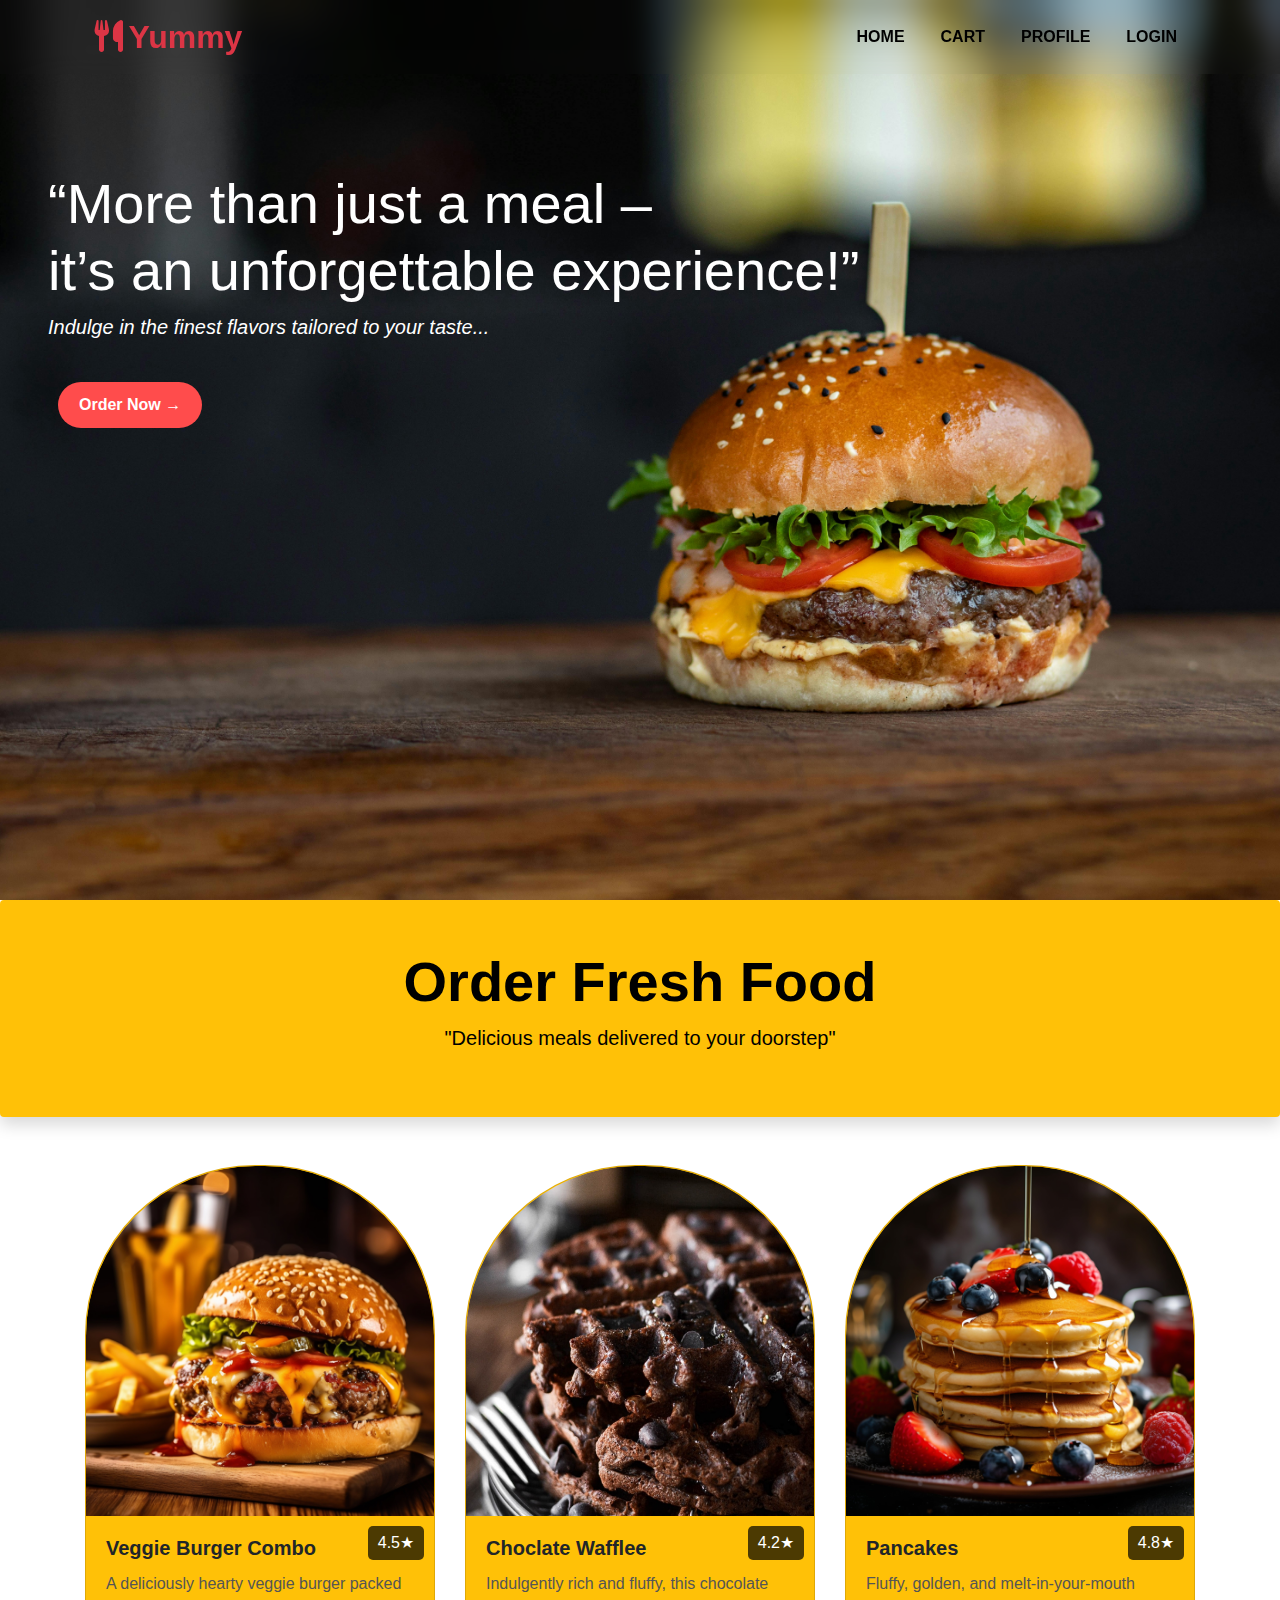
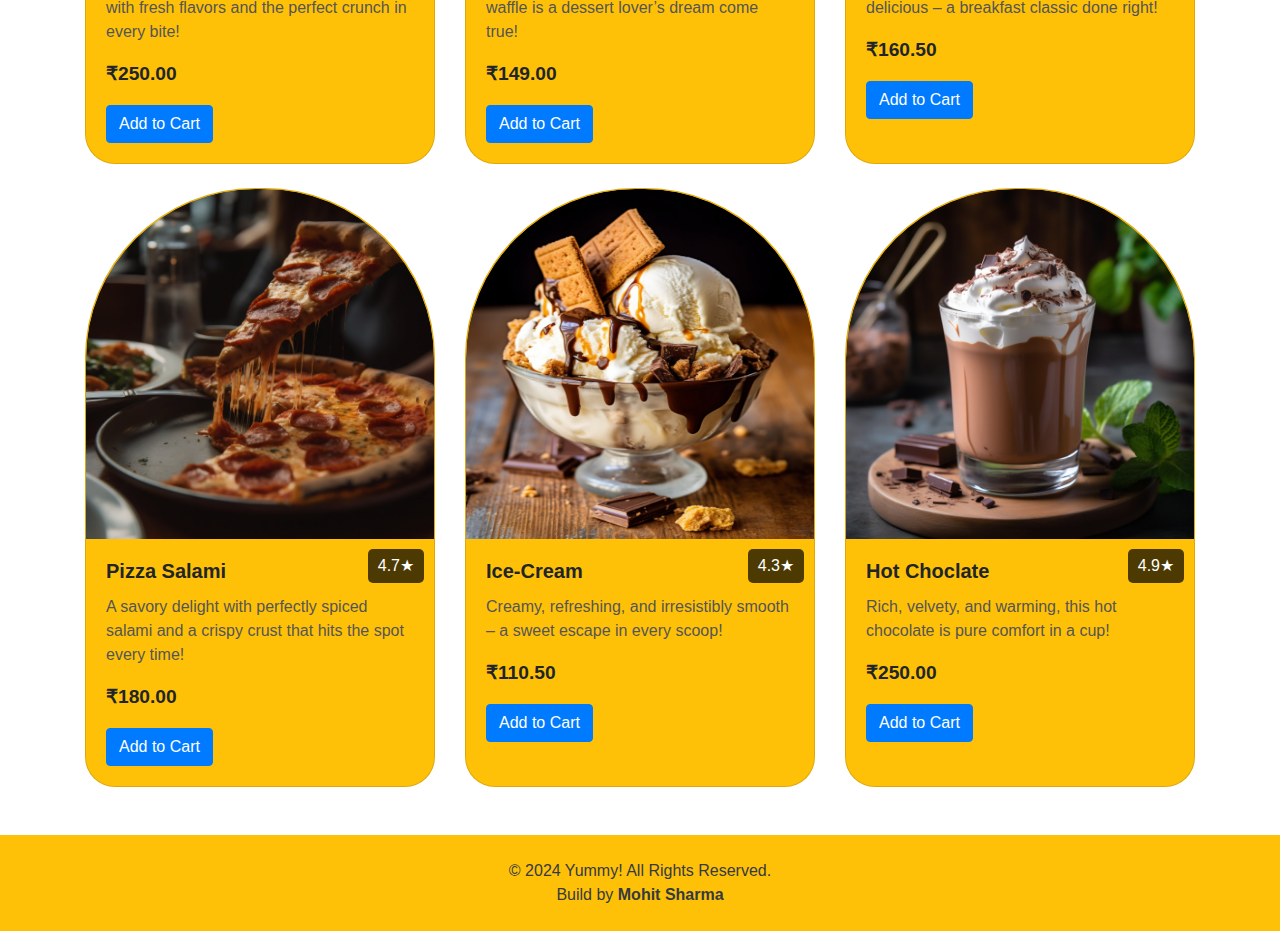
<file: index.html>
<!DOCTYPE html>
<html lang="en">
<head>
    <meta charset="UTF-8">
    <meta name="viewport" content="width=device-width, initial-scale=1.0">
    <link href="https://cdnjs.cloudflare.com/ajax/libs/bootstrap/5.3.0/css/bootstrap.min.css" rel="stylesheet">
    <link rel="stylesheet" href="https://cdnjs.cloudflare.com/ajax/libs/font-awesome/6.0.0-beta3/css/all.min.css">
    <link rel="stylesheet" href="https://maxcdn.bootstrapcdn.com/bootstrap/4.5.2/css/bootstrap.min.css">
    <link href="https://stackpath.bootstrapcdn.com/bootstrap/4.5.2/css/bootstrap.min.css" rel="stylesheet">
    <link href="style.css" rel="stylesheet">
    <title>Yummy</title>
</head>
<body>

  <div class="bg-image">
    <nav class="navbar navbar-expand-lg navbar-light">
      <div class="container">
        <a class="navbar-brand mr-0" href="index.html">
          <i class="fas fa-utensils text-danger logo-icon fs-2"></i>
          <b class="text-danger logo-text fs-2">Yummy</b>
        </a>

        <button class="navbar-toggler" type="button" data-bs-toggle="collapse" data-bs-target="#navbarNav" aria-controls="navbarNav" aria-expanded="false" aria-label="Toggle navigation">
          <span class="navbar-toggler-icon"></span>
        </button>

        <div class="collapse navbar-collapse" id="navbarNav">
          <ul class="navbar-nav ml-auto">
            <li class="nav-item">
              <a class="nav-link text-white" href="#">HOME</a>
            </li>
            <li class="nav-item">
              <a class="nav-link text-white" href="#">CART</a>
            </li>
            <li class="nav-item">
              <a class="nav-link text-white" href="#">PROFILE</a>
            </li>
            <li class="nav-item">
              <a class="nav-link text-white" href="SignUpPage/signup.html">LOGIN</a>
            </li>
          </ul>
        </div>
      </div>
    </nav>

    <div class="container-fluid d-flex flex-column align-items-start ps-5 py-5 h-100 w-100 mt-5">
      <h1 class="display-4 text-break text-white text-md-start">“More than just a meal – <br> it’s an unforgettable experience!”</h1>
      <p class="lead text-white text-md-start"><i>Indulge in the finest flavors tailored to your taste...</i></p>
      <div class="mt-4">
        <a href="#nextpage">
          <button class="btn btn-order-now">Order Now &rarr;</button>
        </a>
      </div>
    </div>
  </div>

  
  <div class="text-center p-5 rounded bg-warning text-black shadow" id="nextpage">
    <h1 class="display-4 fw-bold">Order Fresh Food</h1>
    <p class="lead">"Delicious meals delivered to your doorstep"</p>
  </div>

  <div class="container my-5">
    <div class="row row-cols-1 row-cols-md-3 g-4">
      <!-- Card 1 -->
      <div class="col">
        <div class="card bg-warning h-100">
          <img src="assets/Burger.jpg" class="card-img-top" alt="Veggie B">
          <div class="card-body">
            <span class="rating">4.5★</span>
            <h5 class="card-title font-weight-bold">Veggie Burger Combo</h5>
            <p class="card-description">A deliciously hearty veggie burger packed with fresh flavors and the perfect crunch in every bite!</p>
            <p class="card-price">&#8377;250.00</p>
            <button class="btn btn-primary">Add to Cart</button>
          </div>
        </div>
      </div>
      <!-- Card 2 -->
      <div class="col">
        <div class="card bg-warning h-100">
          <img src="assets/Wafflee.jpg" class="card-img-top" alt="Dish 2">
          <div class="card-body">
            <span class="rating">4.2★</span>
            <h5 class="card-title font-weight-bold">Choclate Wafflee</h5>
            <p class="card-description">Indulgently rich and fluffy, this chocolate waffle is a dessert lover’s dream come true!</p>
            <p class="card-price">&#8377;149.00</p>
            <button class="btn btn-primary">Add to Cart</button>
          </div>
        </div>
      </div>
      <!-- Card 3 -->
      <div class="col">
        <div class="card bg-warning h-100">
          <img src="assets/Pancakes.jpg" class="card-img-top" alt="Dish 3">
          <div class="card-body">
            <span class="rating">4.8★</span>
            <h5 class="card-title font-weight-bold">Pancakes</h5>
            <p class="card-description">Fluffy, golden, and melt-in-your-mouth delicious – a breakfast classic done right!</p>
            <p class="card-price">&#8377;160.50</p>
            <button class="btn btn-primary">Add to Cart</button>
          </div>
        </div>
      </div>
      <!-- Card 4 -->
      <div class="col">
        <div class="card bg-warning h-100">
          <img src="assets/pizza-salami.jpg" class="card-img-top" alt="Dish 4">
          <div class="card-body">
            <span class="rating">4.7★</span>
            <h5 class="card-title font-weight-bold">Pizza Salami</h5>
            <p class="card-description">A savory delight with perfectly spiced salami and a crispy crust that hits the spot every time!</p>
            <p class="card-price">&#8377;180.00</p>
            <button class="btn btn-primary">Add to Cart</button>
          </div>
        </div>
      </div>
      <!-- Card 5 -->
      <div class="col">
        <div class="card bg-warning h-100">
          <img src="assets/Ice_cream.jpg" class="card-img-top" alt="Dish 5">
          <div class="card-body">
            <span class="rating">4.3★</span>
            <h5 class="card-title font-weight-bold">Ice-Cream</h5>
            <p class="card-description">Creamy, refreshing, and irresistibly smooth – a sweet escape in every scoop!</p>
            <p class="card-price">&#8377;110.50</p>
            <button class="btn btn-primary">Add to Cart</button>
          </div>
        </div>
      </div>
      <!-- Card 6 -->
      <div class="col">
        <div class="card bg-warning h-100">
          <img src="assets/hot_chocolate.jpg" class="card-img-top" alt="Dish 6">
          <div class="card-body">
            <span class="rating">4.9★</span>
            <h5 class="card-title font-weight-bold">Hot Choclate</h5>
            <p class="card-description">Rich, velvety, and warming, this hot chocolate is pure comfort in a cup!</p>
            <p class="card-price">&#8377;250.00</p>
            <button class="btn btn-primary">Add to Cart</button>
          </div>
        </div>
      </div>
    </div>
  </div>

  <footer class="bg-warning text-center text-dark p-4 mt-5">
    <div class="container">
      <p class="mb-0">© 2024 Yummy! All Rights Reserved.</p>
      <p class="mb-0">Build by <b>Mohit Sharma</b></p>
    </div>
  </footer>

  <script src="https://cdn.jsdelivr.net/npm/bootstrap@5.3.0-alpha1/dist/js/bootstrap.min.js"></script>

</body>
</html>
</file>
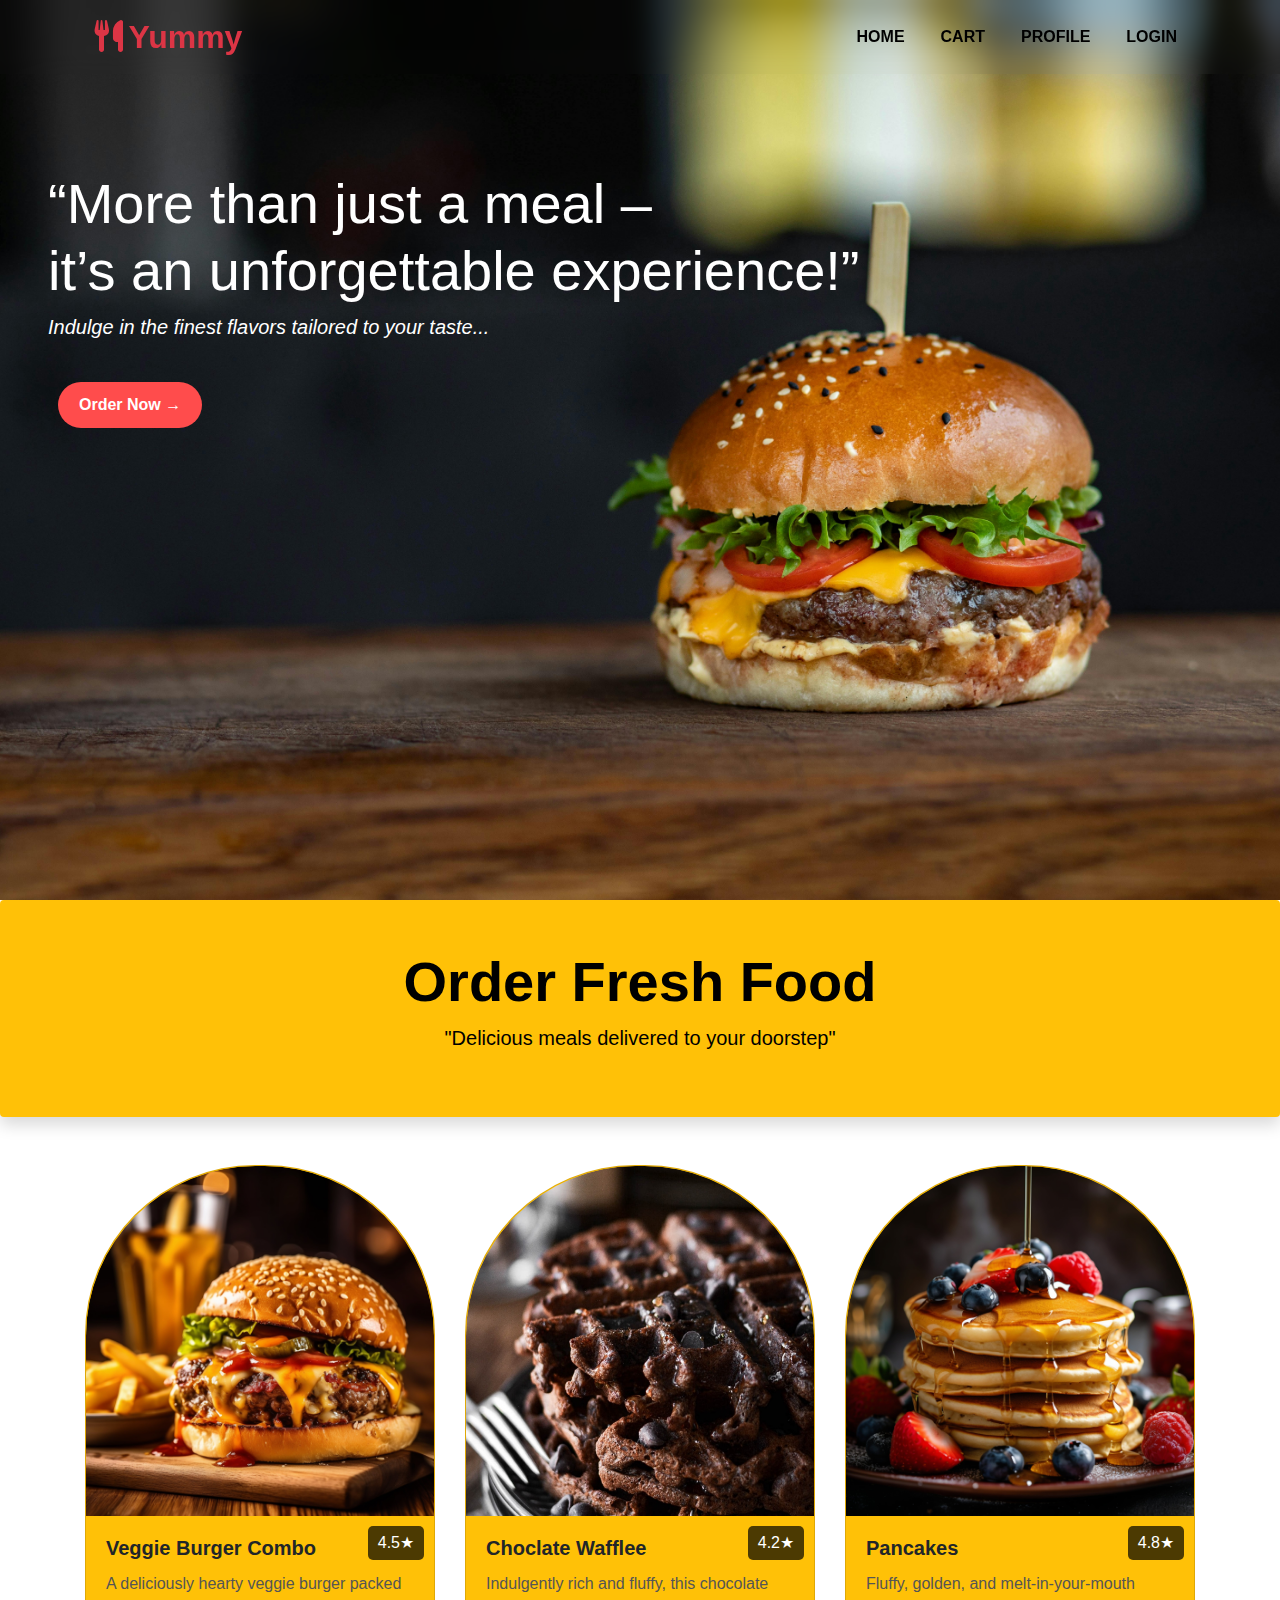
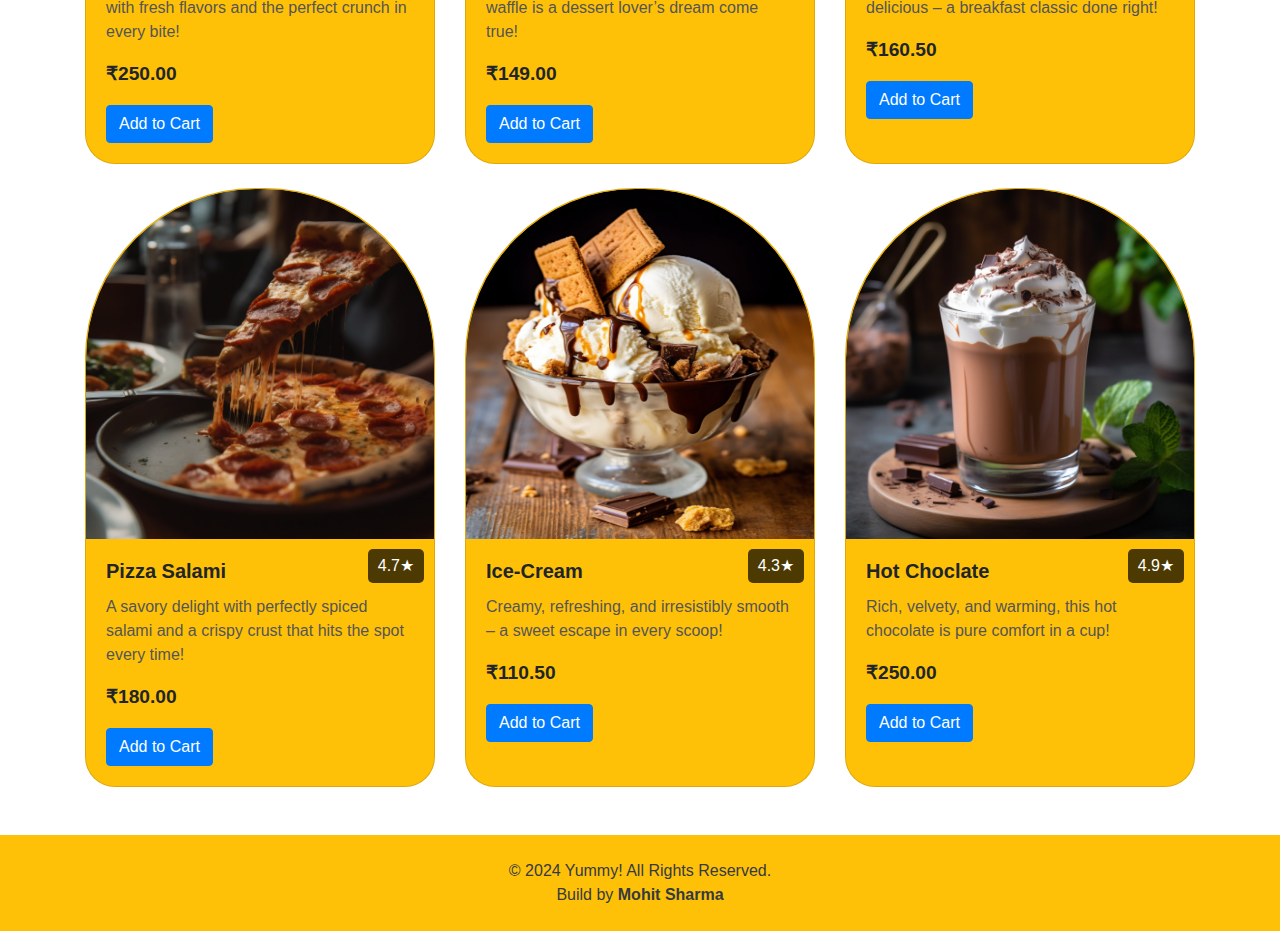
<file: Homepage/index.html>
<!DOCTYPE html>
<html lang="en">
<head>
    <meta charset="UTF-8">
    <meta name="viewport" content="width=device-width, initial-scale=1.0">
    <link href="https://cdnjs.cloudflare.com/ajax/libs/bootstrap/5.3.0/css/bootstrap.min.css" rel="stylesheet">
    <link rel="stylesheet" href="https://cdnjs.cloudflare.com/ajax/libs/font-awesome/6.0.0-beta3/css/all.min.css">
    <link rel="stylesheet" href="https://maxcdn.bootstrapcdn.com/bootstrap/4.5.2/css/bootstrap.min.css">
    <link href="https://stackpath.bootstrapcdn.com/bootstrap/4.5.2/css/bootstrap.min.css" rel="stylesheet">
    <link href="style.css" rel="stylesheet">
    <title>Yummy</title>
</head>
<body>

  <div class="bg-image">
    <nav class="navbar navbar-expand-lg navbar-light">
      <div class="container">
        <a class="navbar-brand mr-0" href="index.html">
          <i class="fas fa-utensils text-danger logo-icon fs-2"></i>
          <b class="text-danger logo-text fs-2">Yummy</b>
        </a>

        <button class="navbar-toggler" type="button" data-toggle="collapse" data-target="#navbarNav" aria-controls="navbarNav" aria-expanded="false" aria-label="Toggle navigation">
          <span class="navbar-toggler-icon"></span>
        </button>

        <div class="collapse navbar-collapse" id="navbarNav">
          <ul class="navbar-nav ml-auto">
            <li class="nav-item">
              <a class="nav-link text-black" href="#">HOME</a>
            </li>
            <li class="nav-item">
              <a class="nav-link text-black" href="#">CART</a>
            </li>
            <li class="nav-item">
              <a class="nav-link text-black" href="#">PROFILE</a>
            </li>
            <li class="nav-item">
              <a class="nav-link text-black" href="../SignUpPage/index.html">LOGIN</a>
            </li>
          </ul>
        </div>
      </div>
    </nav>

    <div class="container-fluid d-flex flex-column align-items-start ps-5 py-5 h-100 w-100 mt-5">
      <h1 class="display-4 text-white text-md-start">“More than just a meal – <br> it’s an unforgettable experience!”</h1>
      <p class="lead text-white text-md-start"><i>Indulge in the finest flavors tailored to your taste...</i></p>
      <div class="mt-4">
        <a href="#nextpage">
          <button class="btn btn-order-now">Order Now &rarr;</button>
        </a>
      </div>
    </div>
  </div>

  
  <div class="text-center p-5 rounded bg-warning text-black shadow" id="nextpage">
    <h1 class="display-4 fw-bold">Order Fresh Food</h1>
    <p class="lead">"Delicious meals delivered to your doorstep"</p>
  </div>

  <div class="container my-5">
    <div class="row row-cols-1 row-cols-md-3 g-4">
      <!-- Card 1 -->
      <div class="col">
        <div class="card bg-warning h-100">
          <img src="assets/Burger.jpg" class="card-img-top" alt="Veggie B">
          <div class="card-body">
            <span class="rating">4.5★</span>
            <h5 class="card-title font-weight-bold">Veggie Burger Combo</h5>
            <p class="card-description">A deliciously hearty veggie burger packed with fresh flavors and the perfect crunch in every bite!</p>
            <p class="card-price">&#8377;250.00</p>
            <button class="btn btn-primary">Add to Cart</button>
          </div>
        </div>
      </div>
      <!-- Card 2 -->
      <div class="col">
        <div class="card bg-warning h-100">
          <img src="assets/Wafflee.jpg" class="card-img-top" alt="Dish 2">
          <div class="card-body">
            <span class="rating">4.2★</span>
            <h5 class="card-title font-weight-bold">Choclate Wafflee</h5>
            <p class="card-description">Indulgently rich and fluffy, this chocolate waffle is a dessert lover’s dream come true!</p>
            <p class="card-price">&#8377;149.00</p>
            <button class="btn btn-primary">Add to Cart</button>
          </div>
        </div>
      </div>
      <!-- Card 3 -->
      <div class="col">
        <div class="card bg-warning h-100">
          <img src="assets/Pancakes.jpg" class="card-img-top" alt="Dish 3">
          <div class="card-body">
            <span class="rating">4.8★</span>
            <h5 class="card-title font-weight-bold">Pancakes</h5>
            <p class="card-description">Fluffy, golden, and melt-in-your-mouth delicious – a breakfast classic done right!</p>
            <p class="card-price">&#8377;160.50</p>
            <button class="btn btn-primary">Add to Cart</button>
          </div>
        </div>
      </div>
      <!-- Card 4 -->
      <div class="col">
        <div class="card bg-warning h-100">
          <img src="assets/pizza-salami.jpg" class="card-img-top" alt="Dish 4">
          <div class="card-body">
            <span class="rating">4.7★</span>
            <h5 class="card-title font-weight-bold">Pizza Salami</h5>
            <p class="card-description">A savory delight with perfectly spiced salami and a crispy crust that hits the spot every time!</p>
            <p class="card-price">&#8377;180.00</p>
            <button class="btn btn-primary">Add to Cart</button>
          </div>
        </div>
      </div>
      <!-- Card 5 -->
      <div class="col">
        <div class="card bg-warning h-100">
          <img src="assets/Ice_cream.jpg" class="card-img-top" alt="Dish 5">
          <div class="card-body">
            <span class="rating">4.3★</span>
            <h5 class="card-title font-weight-bold">Ice-Cream</h5>
            <p class="card-description">Creamy, refreshing, and irresistibly smooth – a sweet escape in every scoop!</p>
            <p class="card-price">&#8377;110.50</p>
            <button class="btn btn-primary">Add to Cart</button>
          </div>
        </div>
      </div>
      <!-- Card 6 -->
      <div class="col">
        <div class="card bg-warning h-100">
          <img src="assets/hot_chocolate.jpg" class="card-img-top" alt="Dish 6">
          <div class="card-body">
            <span class="rating">4.9★</span>
            <h5 class="card-title font-weight-bold">Hot Choclate</h5>
            <p class="card-description">Rich, velvety, and warming, this hot chocolate is pure comfort in a cup!</p>
            <p class="card-price">&#8377;250.00</p>
            <button class="btn btn-primary">Add to Cart</button>
          </div>
        </div>
      </div>
    </div>
  </div>

  <footer class="bg-warning text-center text-dark p-4 mt-5">
    <div class="container">
      <p class="mb-0">© 2024 Yummy! All Rights Reserved.</p>
      <p class="mb-0">Build by <b>Mohit Sharma</b></p>
    </div>
  </footer>

  <script src="https://cdn.jsdelivr.net/npm/@popperjs/core@2.11.6/dist/umd/popper.min.js"></script>
  <script src="https://cdn.jsdelivr.net/npm/bootstrap@5.3.0-alpha1/dist/js/bootstrap.min.js"></script>

</body>
</html>
</file>
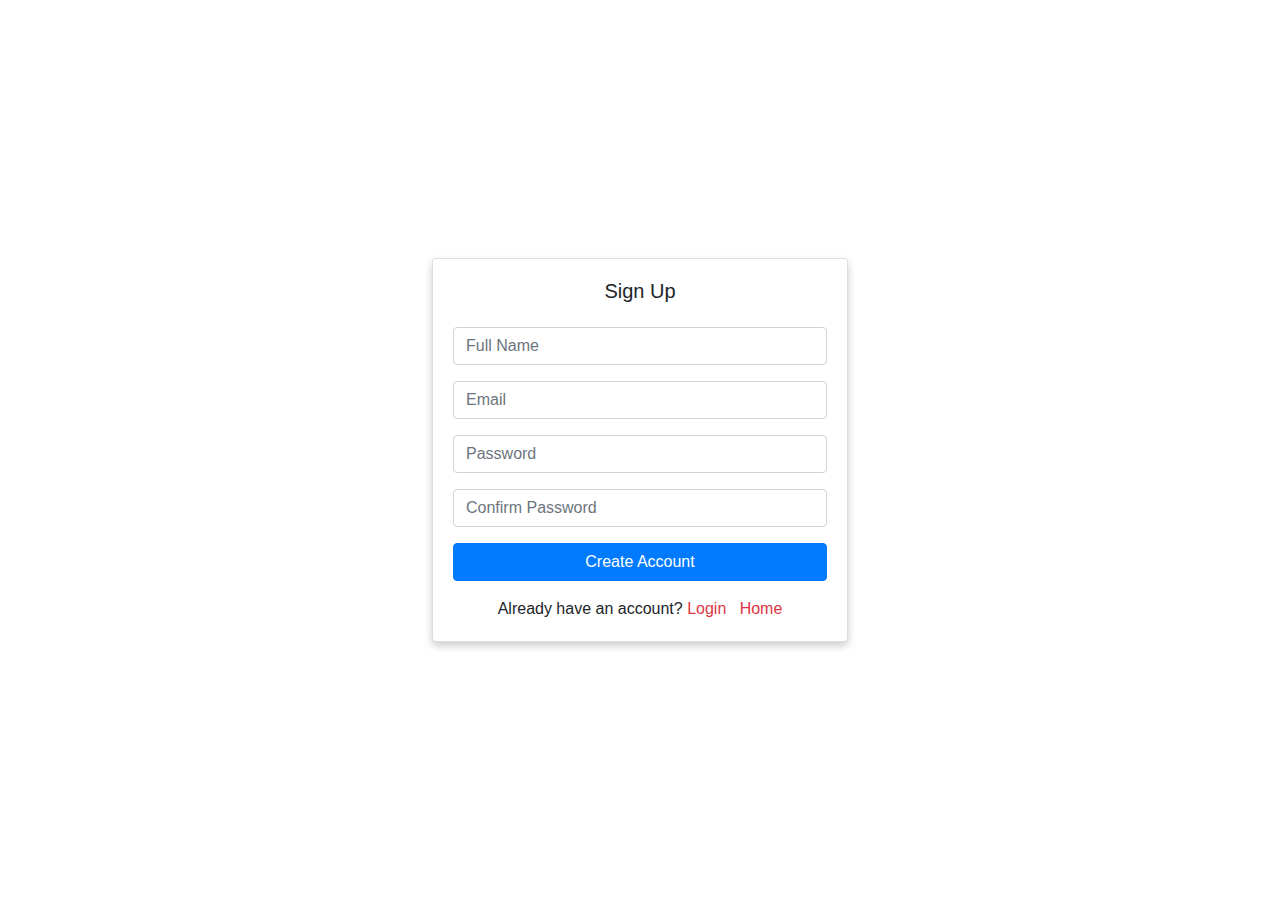
<file: SignUpPage/index.html>
<!DOCTYPE html>
<html lang="en">
<head>
  <meta charset="UTF-8">
  <meta name="viewport" content="width=device-width, initial-scale=1.0">
  <link href="https://cdnjs.cloudflare.com/ajax/libs/bootstrap/5.3.0/css/bootstrap.min.css" rel="stylesheet">
  <link href="https://stackpath.bootstrapcdn.com/bootstrap/4.5.2/css/bootstrap.min.css" rel="stylesheet">
  <link href="style.css" rel="stylesheet">
  <title>Sign Up Form</title>
</head>
<body>

<div class="container full-height d-flex justify-content-center align-items-center">
  <div class="card card-custom-shadow" style="width: 100%; max-width: 26rem;">
    <div class="card-body">
      <h5 class="card-title text-center mb-4">Sign Up</h5>
      <form>
        <div class="mb-3">
          <input type="text" class="form-control" id="fullName" placeholder="Full Name" required>
        </div>
        <div class="mb-3">
          <input type="email" class="form-control" id="email" placeholder="Email" required>
        </div>
        <div class="mb-3">
          <input type="password" class="form-control" id="password" placeholder="Password" required>
        </div>
        <div class="mb-3">
          <input type="password" class="form-control" id="confirmPassword" placeholder="Confirm Password" required>
        </div>
        <button type="submit" class="btn btn-primary w-100">Create Account</button>
      </form>
      <div class="text-center mt-3">
        <p class="mb-0">Already have an account? 
          <a href="#" class="text-danger card-link">Login</a> 
          <a href="../index.html" class="text-danger card-link ms-0">&nbsp; Home</a>
        </p>
      </div>
    </div>
  </div>
</div>

</body>
</html>
</file>
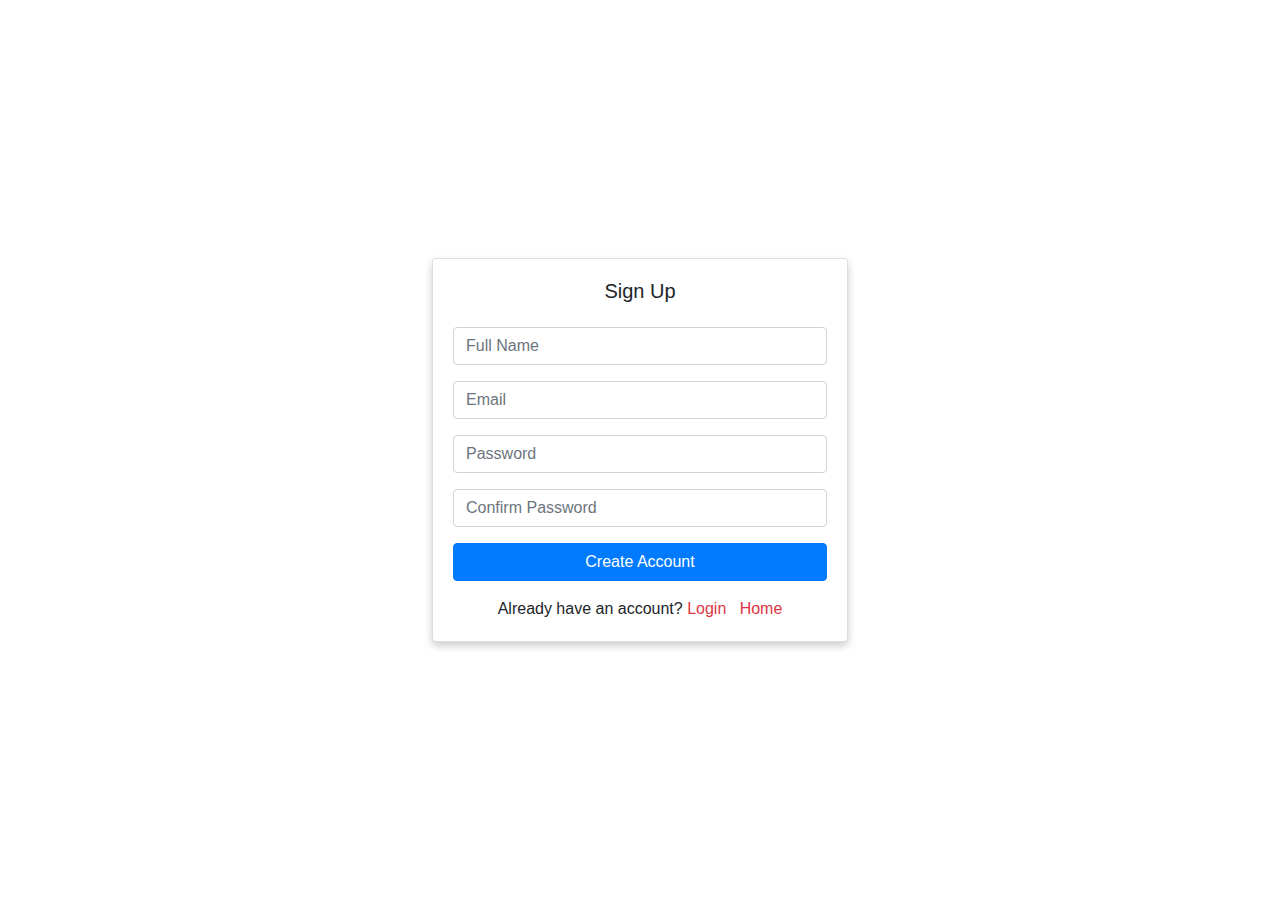
<file: SignUpPage/signup.html>
<!DOCTYPE html>
<html lang="en">
<head>
  <meta charset="UTF-8">
  <meta name="viewport" content="width=device-width, initial-scale=1.0">
  <link href="https://cdnjs.cloudflare.com/ajax/libs/bootstrap/5.3.0/css/bootstrap.min.css" rel="stylesheet">
  <link href="https://stackpath.bootstrapcdn.com/bootstrap/4.5.2/css/bootstrap.min.css" rel="stylesheet">
  <link href="signup.css" rel="stylesheet">
  <title>Sign Up Form</title>
</head>
<body>

<div class="container full-height d-flex justify-content-center align-items-center">
  <div class="card card-custom-shadow" style="width: 100%; max-width: 26rem;">
    <div class="card-body">
      <h5 class="card-title text-center mb-4">Sign Up</h5>
      <form>
        <div class="mb-3">
          <input type="text" class="form-control" id="fullName" placeholder="Full Name" required>
        </div>
        <div class="mb-3">
          <input type="email" class="form-control" id="email" placeholder="Email" required>
        </div>
        <div class="mb-3">
          <input type="password" class="form-control" id="password" placeholder="Password" required>
        </div>
        <div class="mb-3">
          <input type="password" class="form-control" id="confirmPassword" placeholder="Confirm Password" required>
        </div>
        <button type="submit" class="btn btn-primary w-100">Create Account</button>
      </form>
      <div class="text-center mt-3">
        <p class="mb-0">Already have an account? 
          <a href="#" class="text-danger card-link">Login</a> 
          <a href="../index.html" class="text-danger card-link ms-0">&nbsp; Home</a>
        </p>
      </div>
    </div>
  </div>
</div>

</body>
</html>
</file>
<file: style.css>
.bg-image {
    background-image: url('assets/bg_image.jpg');
    position: relative;
    background-size: cover;
    background-position: center;
    height: 100vh;
}

/* Navbar styling */
.navbar {
    background: rgba(255, 255, 255, 0); /* Transparent background */
    backdrop-filter: blur(10px); Optional: Adds a blur effect
}

.navbar-brand {
    font-weight: bold;
    color: #d9534f; 
}

.navbar-nav .nav-link {
    color: black;
    font-weight: bold;
    position: relative;
    transition: color 0.3s ease, transform 0.3s ease;
}

.nav-link:hover {
    color: #d9534f; /* Change text color on hover */
    transform: scale(1.1); /* Slightly enlarge the text */
  }

  .nav-link::after {
    content: '';
    position: absolute;
    bottom: 0;
    left: 0;
    width: 0;
    height: 2px;
    background-color: #d9534f; /* Blue underline */
    transition: width 0.3s ease;
  }
  
  .nav-link:hover::after {
    width: 100%; /* Expand the underline on hover */
  }

a {
    margin-left: 10px;
    margin-right: 10px;
    color: black;
    }


.logo-text {
    font-size: 1.5rem;
}
.logo-icon {
    font-size: 1.3rem; 
}


.btn-order-now {
    background-color: #ff4c4c; /* Red color */
    color: white;
    font-weight: bold;
    border-radius: 30px;
    padding: 10px 30px;
    transition: background-color 0.3s ease, transform 0.2s ease;
    padding: 10px 20px;
    transition: background-color 0.3s ease;
}

.btn-order-now:hover {
    background-color: #ff1a1a;
    transform: scale(1.05); /* Slightly enlarges on hover */
    color: white;
}

  .card {
    border-radius: 170px 170px 30px 30px;
    overflow: hidden; /* Ensures the content stays within the rounded corners */
  }

  .card-img-top {
    border-top-left-radius: 170px;
    border-top-right-radius: 170px;
    transition: transform 0.3s ease, box-shadow 0.3s ease;
    height: 350px;
  }
  
  .card-img-top:hover {
    transform: scale(1.05);
    box-shadow: 0 8px 15px rgba(0, 0, 0, 0.2);
  }
  
  .card-body {
    position: relative;
  }
  
  .rating {
    position: absolute;
    top: 10px;
    right: 10px;
    background-color: rgba(0, 0, 0, 0.7);
    color: white;
    padding: 5px 10px;
    border-radius: 5px;
  }
  
  .card-price {
    font-size: 1.2em;
    font-weight: bold;
  }
  
  .card-description {
    color: #555;
  }


  @media screen and (min-width: 990px) {
    .nav-link {
        color: black !important;
    }
}
</file>
<file: Homepage/style.css>
.bg-image {
    background-image: url('assets/bg_image.jpg');
    position: relative;
    background-size: cover;
    background-position: center;
    height: 100vh;
}

/* Navbar styling */
.navbar {
    background: rgba(255, 255, 255, 0); /* Transparent background */
    backdrop-filter: blur(10px); Optional: Adds a blur effect
}

.navbar-brand {
    font-weight: bold;
    color: #d9534f; 
}

.navbar-nav .nav-link {
    color: black;
    font-weight: bold;
    position: relative;
    transition: color 0.3s ease, transform 0.3s ease;
}

.nav-link:hover {
    color: #d9534f; /* Change text color on hover */
    transform: scale(1.1); /* Slightly enlarge the text */
  }

  .nav-link::after {
    content: '';
    position: absolute;
    bottom: 0;
    left: 0;
    width: 0;
    height: 2px;
    background-color: #d9534f; /* Blue underline */
    transition: width 0.3s ease;
  }
  
  .nav-link:hover::after {
    width: 100%; /* Expand the underline on hover */
  }

a {
    margin-left: 10px;
    margin-right: 10px;
    color: black;
    }


.logo-text {
    font-size: 1.5rem;
}
.logo-icon {
    font-size: 1.3rem; 
}


.btn-order-now {
    background-color: #ff4c4c; /* Red color */
    color: white;
    font-weight: bold;
    border-radius: 30px;
    padding: 10px 30px;
    transition: background-color 0.3s ease, transform 0.2s ease;
    padding: 10px 20px;
    transition: background-color 0.3s ease;
}

.btn-order-now:hover {
    background-color: #ff1a1a;
    transform: scale(1.05); /* Slightly enlarges on hover */
    color: white;
}

  .card {
    border-radius: 170px 170px 30px 30px;
    overflow: hidden; /* Ensures the content stays within the rounded corners */
  }

  .card-img-top {
    border-top-left-radius: 170px;
    border-top-right-radius: 170px;
    transition: transform 0.3s ease, box-shadow 0.3s ease;
    height: 350px;
  }
  
  .card-img-top:hover {
    transform: scale(1.05);
    box-shadow: 0 8px 15px rgba(0, 0, 0, 0.2);
  }
  
  .card-body {
    position: relative;
  }
  
  .rating {
    position: absolute;
    top: 10px;
    right: 10px;
    background-color: rgba(0, 0, 0, 0.7);
    color: white;
    padding: 5px 10px;
    border-radius: 5px;
  }
  
  .card-price {
    font-size: 1.2em;
    font-weight: bold;
  }
  
  .card-description {
    color: #555;
  }
</file>
<file: SignUpPage/style.css>
.full-height {
    height: 100vh;
}

.card-custom-shadow {
    box-shadow: 0 4px 8px rgba(0, 0, 0, 0.2);
}

a {
    text-decoration: none;
}
</file>
<file: SignUpPage/signup.css>
.full-height {
    height: 100vh;
}

.card-custom-shadow {
    box-shadow: 0 4px 8px rgba(0, 0, 0, 0.2);
}

a {
    text-decoration: none;
}
</file>
